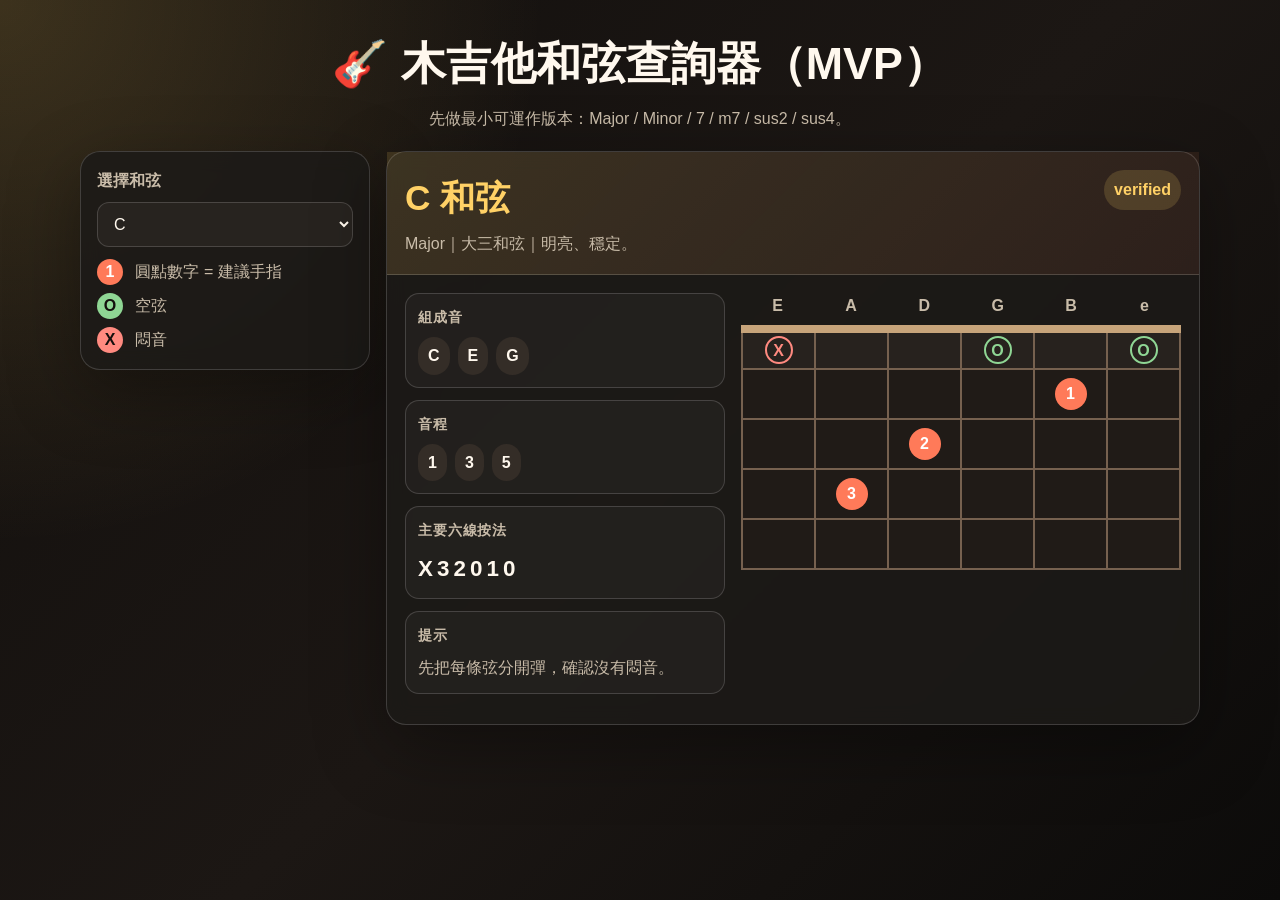
<file: AccousticGuitar.html>
<!DOCTYPE html>
<html lang="zh-Hant">
<head>
  <meta charset="UTF-8" />
  <meta name="viewport" content="width=device-width, initial-scale=1.0" />
  <meta name="description" content="木吉他和弦查詢器（最小可運作版）：支援 Major / Minor / 7 / m7 / sus2 / sus4。" />
  <title>木吉他和弦查詢器（MVP）</title>
  <style>
    :root {
      color-scheme: dark;
      --surface: #1c1a18;
      --surface-2: #27231f;
      --surface-3: #342d27;
      --text: #fff8ee;
      --muted: #c9bca9;
      --accent: #ffd166;
      --accent-2: #ff7a59;
      --green: #8fd694;
      --red: #ff8a80;
      --line: rgba(255, 255, 255, 0.16);
      --shadow: 0 22px 70px rgba(0, 0, 0, 0.35);
    }

    * { box-sizing: border-box; }

    body {
      min-height: 100vh;
      margin: 0;
      font-family: "Noto Sans TC", "Microsoft JhengHei", Arial, sans-serif;
      background:
        radial-gradient(circle at top left, rgba(255, 209, 102, 0.18), transparent 34rem),
        linear-gradient(135deg, #120f0d 0%, #1c1714 52%, #0c0b0a 100%);
      color: var(--text);
      line-height: 1.6;
    }

    main { width: min(100% - 24px, 1120px); margin: 0 auto; padding: 28px 0; }
    .hero { text-align: center; margin-bottom: 20px; }
    .hero p { color: var(--muted); margin: 6px 0 0; }
    h1 { margin: 0; font-size: clamp(1.8rem, 4vw, 2.8rem); }

    .app { display: grid; grid-template-columns: minmax(230px, 290px) 1fr; gap: 16px; }
    .panel, .card {
      border: 1px solid var(--line);
      border-radius: 20px;
      background: rgba(28, 26, 24, 0.86);
      box-shadow: var(--shadow);
      backdrop-filter: blur(10px);
    }

    .panel { padding: 16px; position: sticky; top: 14px; height: fit-content; }
    label { display: block; margin-bottom: 8px; font-weight: 700; color: var(--muted); }
    select {
      width: 100%; padding: 12px; border-radius: 12px; border: 1px solid var(--line);
      background: var(--surface-2); color: var(--text); font: inherit;
    }

    .legend { list-style: none; margin: 12px 0 0; padding: 0; display: grid; gap: 8px; color: var(--muted); }
    .legend span {
      display: inline-grid; place-items: center; width: 26px; height: 26px;
      border-radius: 999px; margin-right: 8px; font-weight: 800; color: #140f0d;
    }
    .pressed { background: var(--accent-2); color: #fff !important; }
    .open-string { background: var(--green); }
    .muted-string { background: var(--red); }

    .card-header {
      display: flex; justify-content: space-between; gap: 12px; padding: 18px;
      border-bottom: 1px solid var(--line);
      background: linear-gradient(135deg, rgba(255, 209, 102, 0.14), rgba(255, 122, 89, 0.08));
    }

    .title { margin: 0; color: var(--accent); font-size: clamp(1.5rem, 4vw, 2.2rem); }
    .subtitle, .msg { margin: 4px 0 0; color: var(--muted); }
    .badge {
      align-self: start; padding: 7px 10px; border-radius: 999px;
      background: rgba(255, 209, 102, 0.16); color: var(--accent); font-weight: 800;
    }

    .card-body { display: grid; grid-template-columns: minmax(240px, 320px) 1fr; gap: 16px; padding: 18px; }
    .box {
      border: 1px solid var(--line); border-radius: 14px; background: rgba(255,255,255,0.03);
      padding: 12px; margin-bottom: 12px;
    }
    .box h3 { margin: 0 0 8px; font-size: .9rem; color: var(--muted); letter-spacing: .06em; text-transform: uppercase; }

    .chips { display: flex; flex-wrap: wrap; gap: 8px; list-style: none; margin: 0; padding: 0; }
    .chip { background: var(--surface-3); border-radius: 999px; padding: 6px 10px; font-weight: 700; }
    .fingering { margin: 0; letter-spacing: .18em; font-size: 1.4rem; font-weight: 900; }

    .diagram-wrap { overflow-x: auto; }
    .strings { display: grid; grid-template-columns: repeat(6, 1fr); min-width: 300px; color: var(--muted); text-align: center; font-weight: 700; margin-bottom: 6px; }
    table { width: 100%; min-width: 300px; border-collapse: collapse; table-layout: fixed; background: #201b17; }
    td { width: 50px; height: 50px; border: 2px solid #76614f; text-align: center; vertical-align: middle; font-weight: 800; }
    tr:first-child td { height: 40px; border-top: 8px solid #c7a47a; background: rgba(255,255,255,.03); }

    .dot { display: inline-grid; width: 32px; height: 32px; place-items: center; border-radius: 50%; background: var(--accent-2); color: #fff; }
    .open, .mute { display: inline-grid; width: 28px; height: 28px; place-items: center; border-radius: 999px; }
    .open { border: 2px solid var(--green); color: var(--green); }
    .mute { border: 2px solid var(--red); color: var(--red); }

    @media (max-width: 860px) {
      .app, .card-body { grid-template-columns: 1fr; }
      .panel { position: static; }
    }
  </style>
</head>
<body>
  <main>
    <header class="hero">
      <h1>🎸 木吉他和弦查詢器（MVP）</h1>
      <p>先做最小可運作版本：Major / Minor / 7 / m7 / sus2 / sus4。</p>
    </header>

    <section class="app">
      <aside class="panel">
        <label for="chordSelect">選擇和弦</label>
        <select id="chordSelect"></select>
        <ul class="legend">
          <li><span class="pressed">1</span> 圓點數字 = 建議手指</li>
          <li><span class="open-string">O</span> 空弦</li>
          <li><span class="muted-string">X</span> 悶音</li>
        </ul>
      </aside>

      <article class="card" aria-live="polite">
        <header class="card-header">
          <div>
            <h2 class="title" id="chordName"></h2>
            <p class="subtitle" id="chordInfo"></p>
          </div>
          <span class="badge" id="stateBadge"></span>
        </header>

        <div class="card-body">
          <section>
            <div class="box">
              <h3>組成音</h3>
              <ul class="chips" id="notes"></ul>
            </div>
            <div class="box">
              <h3>音程</h3>
              <ul class="chips" id="intervals"></ul>
            </div>
            <div class="box">
              <h3>主要六線按法</h3>
              <p class="fingering" id="fingering">-</p>
            </div>
            <div class="box">
              <h3>提示</h3>
              <p class="msg" id="tip"></p>
            </div>
          </section>

          <section class="diagram-wrap">
            <div class="strings"><span>E</span><span>A</span><span>D</span><span>G</span><span>B</span><span>e</span></div>
            <div id="diagramArea"></div>
          </section>
        </div>
      </article>
    </section>
  </main>

  <script>
    const NOTE_INDEX = { C:0, 'C#':1, Db:1, D:2, 'D#':3, Eb:3, E:4, F:5, 'F#':6, Gb:6, G:7, 'G#':8, Ab:8, A:9, 'A#':10, Bb:10, B:11 };
    const NOTE_NAMES = ['C','C#','D','D#','E','F','F#','G','G#','A','A#','B'];
    const TUNING = [4,9,2,7,11,4]; // E A D G B e

    const QUALITY_GROUPS = [
      {
        label: '基礎和弦',
        qualities: [
          { suffix:'', en:'Major', zh:'大三和弦', intervals:[0,4,7], intervalLabels:['1','3','5'], emotion:'明亮、穩定。', tip:'先把每條弦分開彈，確認沒有悶音。' },
          { suffix:'m', en:'Minor', zh:'小三和弦', intervals:[0,3,7], intervalLabels:['1','b3','5'], emotion:'內斂、微憂鬱。', tip:'注意 b3 音的清晰度，和 Major 對照聽。' },
          { suffix:'7', en:'Dominant 7', zh:'屬七和弦', intervals:[0,4,7,10], intervalLabels:['1','3','5','b7'], emotion:'有張力、會想解決。', tip:'練 7 到 Major 的解決聲響。' },
          { suffix:'m7', en:'Minor 7', zh:'小七和弦', intervals:[0,3,7,10], intervalLabels:['1','b3','5','b7'], emotion:'柔和、慵懶。', tip:'小橫按時手指靠近琴衍可省力。' },
          { suffix:'sus2', en:'Suspended 2', zh:'掛二和弦', intervals:[0,2,7], intervalLabels:['1','2','5'], emotion:'開闊、清新。', tip:'練 sus2 回到大三和弦的變化。' },
          { suffix:'sus4', en:'Suspended 4', zh:'掛四和弦', intervals:[0,5,7], intervalLabels:['1','4','5'], emotion:'懸浮、期待解決。', tip:'練 sus4 回到大三和弦的解決感。' }
        ]
      }
    ];

    // status: verified | unverified | formulaOnly
    const VOICINGS = {
      'C':   { status:'verified', frets:['X',3,2,0,1,0], fingers:['',3,2,'',1,''] },
      'G':   { status:'verified', frets:[3,2,0,0,0,3], fingers:[2,1,'','','',3] },
      'D':   { status:'verified', frets:['X','X',0,2,3,2], fingers:['','','',1,3,2] },
      'A':   { status:'verified', frets:['X',0,2,2,2,0], fingers:['','',1,2,3,''] },
      'E':   { status:'verified', frets:[0,2,2,1,0,0], fingers:['',2,3,1,'',''] },
      'Am':  { status:'verified', frets:['X',0,2,2,1,0], fingers:['','',2,3,1,''] },
      'Em':  { status:'verified', frets:[0,2,2,0,0,0], fingers:['',2,3,'','',''] },
      'Dm':  { status:'verified', frets:['X','X',0,2,3,1], fingers:['','','',2,3,1] },
      'A7':  { status:'verified', frets:['X',0,2,0,2,0], fingers:['','',1,'',2,''] },
      'E7':  { status:'verified', frets:[0,2,0,1,0,0], fingers:['',2,'',1,'',''] },
      'D7':  { status:'verified', frets:['X','X',0,2,1,2], fingers:['','','',2,1,3] },
      'Am7': { status:'verified', frets:['X',0,2,0,1,0], fingers:['','',2,'',1,''] },
      'Em7': { status:'verified', frets:[0,2,2,0,3,0], fingers:['',1,2,'',3,''] },
      'Dm7': { status:'verified', frets:['X','X',0,2,1,1], fingers:['','','',2,1,1] },
      'Asus2': { status:'verified', frets:['X',0,2,2,0,0], fingers:['','',1,2,'',''] },
      'Dsus2': { status:'verified', frets:['X','X',0,2,3,0], fingers:['','','',1,3,''] },
      'Asus4': { status:'verified', frets:['X',0,2,2,3,0], fingers:['','',1,2,3,''] },
      'Dsus4': { status:'verified', frets:['X','X',0,2,3,3], fingers:['','','',1,2,3] },

      'Fsus2': { status:'formulaOnly' },
      'Gsus4': { status:'unverified', frets:[3,3,0,0,1,3], fingers:[2,3,'', '',1,4] }
    };

    const ROOTS = ['C','D','E','F','G','A','B'];

    const el = {
      select: document.getElementById('chordSelect'),
      name: document.getElementById('chordName'),
      info: document.getElementById('chordInfo'),
      badge: document.getElementById('stateBadge'),
      notes: document.getElementById('notes'),
      intervals: document.getElementById('intervals'),
      fingering: document.getElementById('fingering'),
      tip: document.getElementById('tip'),
      diagramArea: document.getElementById('diagramArea')
    };

    function buildChordList() {
      const result = [];
      QUALITY_GROUPS[0].qualities.forEach(q => {
        ROOTS.forEach(root => {
          result.push({ root, ...q, name: `${root}${q.suffix}` });
        });
      });
      return result;
    }

    const CHORDS = buildChordList();

    function getNotes(root, intervals) {
      const idx = NOTE_INDEX[root];
      return intervals.map(i => NOTE_NAMES[(idx + i) % 12]);
    }

    function renderChips(container, items) {
      container.replaceChildren();
      items.forEach(t => {
        const li = document.createElement('li');
        li.className = 'chip';
        li.textContent = t;
        container.appendChild(li);
      });
    }

    function validateVoicing(chordNotes, frets, chordName) {
      const pcs = new Set(chordNotes.map(n => NOTE_INDEX[n]));
      let ok = true;
      frets.forEach((fret, i) => {
        if (fret === 'X') return;
        const pc = (TUNING[i] + fret) % 12;
        if (!pcs.has(pc)) {
          ok = false;
          console.warn(`[validateVoicing] ${chordName} 含錯音: string ${6 - i}, fret ${fret}, note ${NOTE_NAMES[pc]}`);
        }
      });
      return ok;
    }

    function createStatusCell(value) {
      const td = document.createElement('td');
      if (value === 'X') {
        const s = document.createElement('span'); s.className = 'mute'; s.textContent = 'X'; td.appendChild(s);
      } else if (value === 0) {
        const s = document.createElement('span'); s.className = 'open'; s.textContent = 'O'; td.appendChild(s);
      }
      return td;
    }

    function renderFretboard(frets, fingers) {
      const table = document.createElement('table');
      const headRow = document.createElement('tr');
      frets.forEach(v => headRow.appendChild(createStatusCell(v)));
      table.appendChild(headRow);

      for (let fret = 1; fret <= 4; fret++) {
        const tr = document.createElement('tr');
        frets.forEach((v, i) => {
          const td = document.createElement('td');
          if (v === fret) {
            const dot = document.createElement('span');
            dot.className = 'dot';
            dot.textContent = fingers[i] || '';
            td.appendChild(dot);
          }
          tr.appendChild(td);
        });
        table.appendChild(tr);
      }
      return table;
    }

    function render(chordName) {
      const chord = CHORDS.find(c => c.name === chordName) || CHORDS[0];
      const notes = getNotes(chord.root, chord.intervals);
      const voicing = VOICINGS[chord.name];

      el.name.textContent = `${chord.name} 和弦`;
      el.info.textContent = `${chord.en}｜${chord.zh}｜${chord.emotion}`;
      renderChips(el.notes, notes);
      renderChips(el.intervals, chord.intervalLabels);
      el.tip.textContent = chord.tip;
      el.diagramArea.replaceChildren();

      if (!voicing || voicing.status !== 'verified') {
        const status = voicing?.status || 'formulaOnly';
        el.badge.textContent = status;
        el.fingering.textContent = '-';
        const p = document.createElement('p');
        p.className = 'msg';
        p.textContent = '此和弦按法整理中（目前僅顯示組成音）。';
        el.diagramArea.appendChild(p);
        return;
      }

      if (!validateVoicing(notes, voicing.frets, chord.name)) {
        el.badge.textContent = 'invalid';
        el.fingering.textContent = '-';
        const p = document.createElement('p');
        p.className = 'msg';
        p.textContent = '此和弦按法整理中（偵測到錯音，已隱藏）。';
        el.diagramArea.appendChild(p);
        return;
      }

      el.badge.textContent = 'verified';
      el.fingering.textContent = voicing.frets.map(f => (f === 'X' ? 'X' : String(f))).join('');
      el.diagramArea.appendChild(renderFretboard(voicing.frets, voicing.fingers));
    }

    function init() {
      QUALITY_GROUPS[0].qualities.forEach(group => {
        const og = document.createElement('optgroup');
        og.label = `${group.en} / ${group.zh}`;
        ROOTS.forEach(root => {
          const op = document.createElement('option');
          op.value = `${root}${group.suffix}`;
          op.textContent = `${root}${group.suffix}`;
          og.appendChild(op);
        });
        el.select.appendChild(og);
      });

      el.select.value = 'C';
      el.select.addEventListener('change', () => render(el.select.value));
      render('C');
    }

    init();
  </script>
</body>
</html>
</file>
